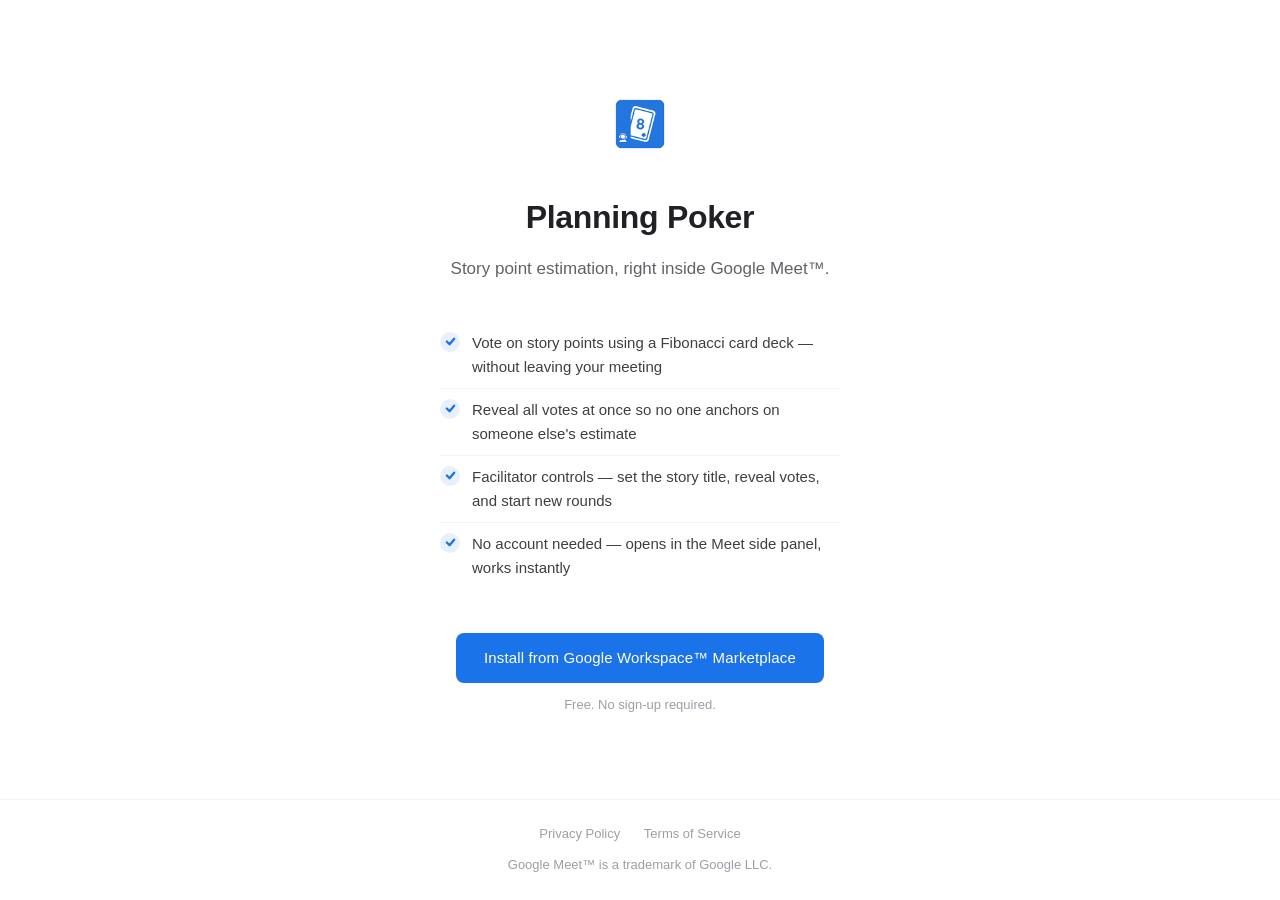
<file: index.html>
<!doctype html>
<html lang="en">
  <head>
    <meta charset="UTF-8" />
    <meta name="viewport" content="width=device-width, initial-scale=1.0" />
    <title>Planning Poker</title>
    <meta name="application-name" content="Planning Poker" />
    <style>
      *, *::before, *::after {
        box-sizing: border-box;
        margin: 0;
        padding: 0;
      }

      body {
        font-family: -apple-system, BlinkMacSystemFont, "Segoe UI", Roboto, sans-serif;
        background: #fff;
        color: #202124;
        line-height: 1.6;
        min-height: 100vh;
        display: flex;
        flex-direction: column;
      }

      /* ── Main content ── */
      main {
        flex: 1;
        display: flex;
        align-items: center;
        justify-content: center;
        padding: 64px 24px;
      }

      .card {
        max-width: 520px;
        width: 100%;
        text-align: center;
      }

      /* ── Logo ── */
      .logo {
        width: 80px;
        height: 80px;
        border-radius: 18px;
        margin: 0 auto 28px;
        display: block;
      }

      /* ── Headline ── */
      h1 {
        font-size: clamp(1.5rem, 4vw, 2rem);
        font-weight: 600;
        letter-spacing: -0.01em;
        color: #202124;
        margin-bottom: 12px;
      }

      .subtitle {
        font-size: 1.0625rem;
        color: #5f6368;
        margin-bottom: 40px;
      }

      /* ── Feature list ── */
      ul.features {
        list-style: none;
        text-align: left;
        display: inline-block;
        margin: 0 auto 44px;
        width: 100%;
        max-width: 400px;
      }

      ul.features li {
        display: flex;
        align-items: flex-start;
        gap: 12px;
        font-size: 0.9375rem;
        color: #3c4043;
        padding: 9px 0;
        border-bottom: 1px solid #f1f3f4;
      }

      ul.features li:last-child {
        border-bottom: none;
      }

      .check {
        flex-shrink: 0;
        width: 20px;
        height: 20px;
        background: #e8f0fe;
        border-radius: 50%;
        display: flex;
        align-items: center;
        justify-content: center;
        margin-top: 1px;
      }

      .check svg {
        width: 11px;
        height: 11px;
        stroke: #1a73e8;
        stroke-width: 2.5;
        fill: none;
        stroke-linecap: round;
        stroke-linejoin: round;
      }

      /* ── CTA button ── */
      .cta {
        display: inline-block;
        background: #1a73e8;
        color: #fff;
        font-size: 0.9375rem;
        font-weight: 500;
        text-decoration: none;
        padding: 13px 28px;
        border-radius: 8px;
        transition: background 0.15s;
        letter-spacing: 0.01em;
      }

      .cta:hover {
        background: #1557b0;
      }

      .cta:active {
        background: #1245a3;
      }

      .free-note {
        margin-top: 12px;
        font-size: 0.8125rem;
        color: #9aa0a6;
      }

      /* ── Footer ── */
      footer {
        text-align: center;
        padding: 24px;
        font-size: 0.8125rem;
        color: #9aa0a6;
        border-top: 1px solid #f1f3f4;
      }

      footer a {
        color: #9aa0a6;
        text-decoration: none;
        margin: 0 10px;
      }

      footer a:hover {
        color: #5f6368;
        text-decoration: underline;
      }

      /* ── Mobile ── */
      @media (max-width: 480px) {
        main {
          padding: 48px 20px;
        }

        .logo {
          width: 68px;
          height: 68px;
          border-radius: 15px;
          margin-bottom: 22px;
        }

        .cta {
          display: block;
          text-align: center;
        }
      }
    </style>
  </head>
  <body>
    <main>
      <div class="card">
        <img
          class="logo"
          src="/assets/logo-128x128.png"
          alt="Planning Poker logo"
          width="80"
          height="80"
        />

        <h1>Planning Poker</h1>
        <p class="subtitle">Story point estimation, right inside Google Meet™.</p>

        <ul class="features">
          <li>
            <span class="check" aria-hidden="true">
              <svg viewBox="0 0 12 12"><polyline points="2,6 5,9 10,3"/></svg>
            </span>
            Vote on story points using a Fibonacci card deck — without leaving your meeting
          </li>
          <li>
            <span class="check" aria-hidden="true">
              <svg viewBox="0 0 12 12"><polyline points="2,6 5,9 10,3"/></svg>
            </span>
            Reveal all votes at once so no one anchors on someone else's estimate
          </li>
          <li>
            <span class="check" aria-hidden="true">
              <svg viewBox="0 0 12 12"><polyline points="2,6 5,9 10,3"/></svg>
            </span>
            Facilitator controls — set the story title, reveal votes, and start new rounds
          </li>
          <li>
            <span class="check" aria-hidden="true">
              <svg viewBox="0 0 12 12"><polyline points="2,6 5,9 10,3"/></svg>
            </span>
            No account needed — opens in the Meet side panel, works instantly
          </li>
        </ul>

        <a class="cta" href="#">Install from Google Workspace™ Marketplace</a>
        <p class="free-note">Free. No sign-up required.</p>
      </div>
    </main>

    <footer>
      <a href="/privacy.html">Privacy Policy</a>
      <a href="/tos.html">Terms of Service</a>
      <p style="margin-top:10px;">Google Meet™ is a trademark of Google LLC.</p>
    </footer>
  </body>
</html>
</file>
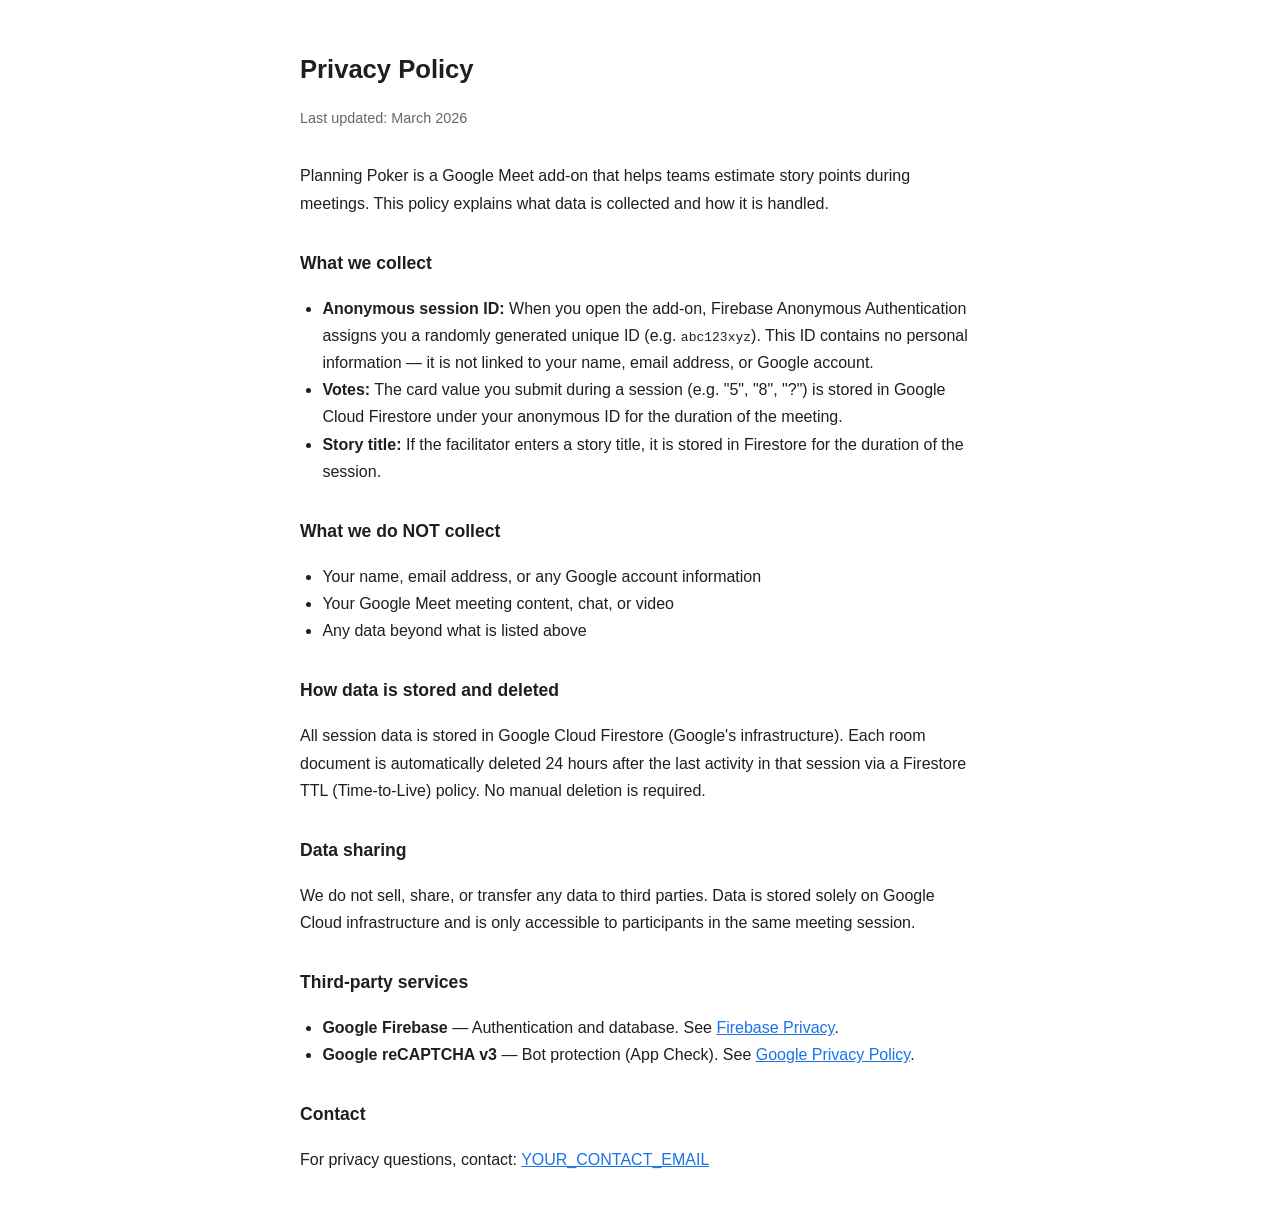
<file: privacy.example.html>
<!doctype html>
<html lang="en">
  <head>
    <meta charset="UTF-8" />
    <meta name="viewport" content="width=device-width, initial-scale=1.0" />
    <title>Privacy Policy — Planning Poker</title>
    <style>
      body {
        font-family: -apple-system, BlinkMacSystemFont, "Segoe UI", sans-serif;
        max-width: 680px;
        margin: 48px auto;
        padding: 0 24px;
        color: #1f1f1f;
        line-height: 1.7;
      }
      h1 {
        font-size: 1.6rem;
        margin-bottom: 4px;
      }
      h2 {
        font-size: 1.1rem;
        margin-top: 2rem;
      }
      .updated {
        color: #666;
        font-size: 0.9rem;
        margin-bottom: 2rem;
      }
      ul {
        padding-left: 1.4rem;
      }
      a {
        color: #1a73e8;
      }
    </style>
  </head>
  <body>
    <h1>Privacy Policy</h1>
    <p class="updated">Last updated: March 2026</p>

    <p>
      Planning Poker is a Google Meet add-on that helps teams estimate story
      points during meetings. This policy explains what data is collected and
      how it is handled.
    </p>

    <h2>What we collect</h2>
    <ul>
      <li>
        <strong>Anonymous session ID:</strong> When you open the add-on,
        Firebase Anonymous Authentication assigns you a randomly generated
        unique ID (e.g. <code>abc123xyz</code>). This ID contains no personal
        information — it is not linked to your name, email address, or Google
        account.
      </li>
      <li>
        <strong>Votes:</strong> The card value you submit during a session (e.g.
        "5", "8", "?") is stored in Google Cloud Firestore under your anonymous
        ID for the duration of the meeting.
      </li>
      <li>
        <strong>Story title:</strong> If the facilitator enters a story title,
        it is stored in Firestore for the duration of the session.
      </li>
    </ul>

    <h2>What we do NOT collect</h2>
    <ul>
      <li>Your name, email address, or any Google account information</li>
      <li>Your Google Meet meeting content, chat, or video</li>
      <li>Any data beyond what is listed above</li>
    </ul>

    <h2>How data is stored and deleted</h2>
    <p>
      All session data is stored in Google Cloud Firestore (Google's
      infrastructure). Each room document is automatically deleted 24 hours
      after the last activity in that session via a Firestore TTL (Time-to-Live)
      policy. No manual deletion is required.
    </p>

    <h2>Data sharing</h2>
    <p>
      We do not sell, share, or transfer any data to third parties. Data is
      stored solely on Google Cloud infrastructure and is only accessible to
      participants in the same meeting session.
    </p>

    <h2>Third-party services</h2>
    <ul>
      <li>
        <strong>Google Firebase</strong> — Authentication and database. See
        <a href="https://firebase.google.com/support/privacy" target="_blank"
          >Firebase Privacy</a
        >.
      </li>
      <li>
        <strong>Google reCAPTCHA v3</strong> — Bot protection (App Check). See
        <a href="https://policies.google.com/privacy" target="_blank"
          >Google Privacy Policy</a
        >.
      </li>
    </ul>

    <h2>Contact</h2>
    <p>
      For privacy questions, contact:
      <a href="mailto:YOUR_CONTACT_EMAIL">YOUR_CONTACT_EMAIL</a>
    </p>
  </body>
</html>
</file>
